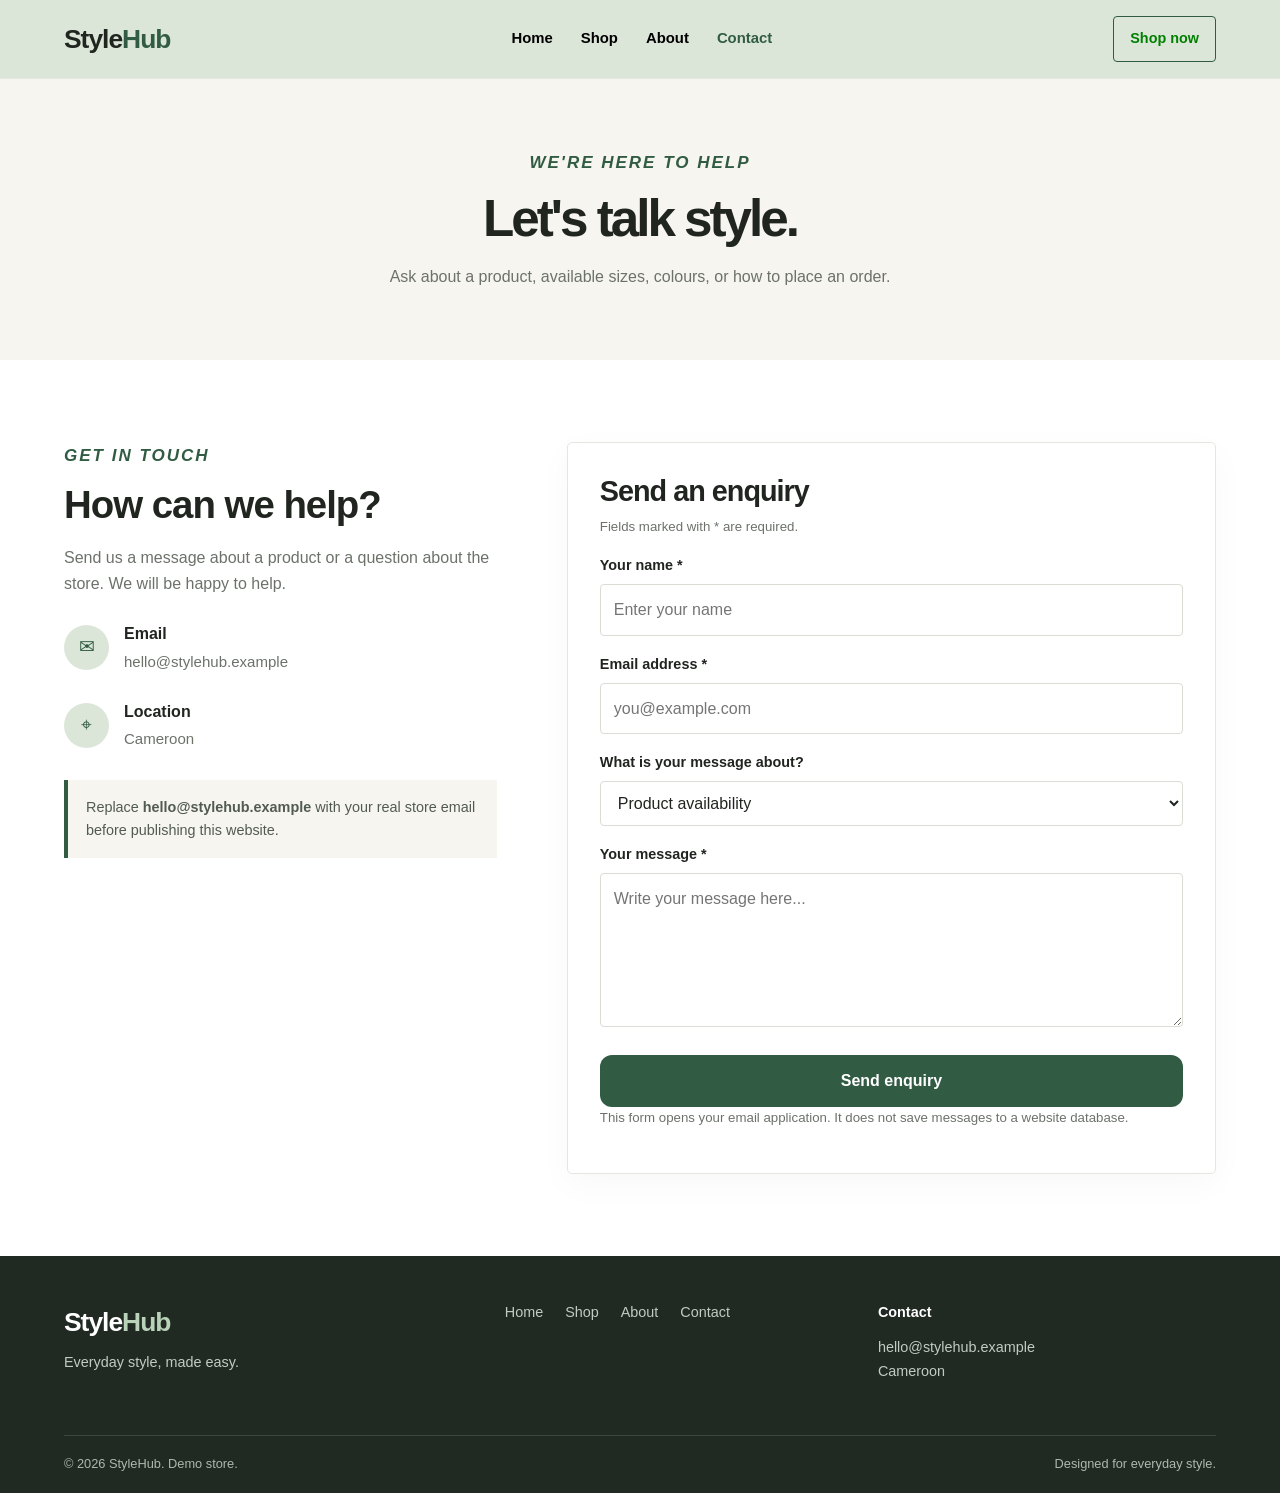
<file: contact.html>
<!DOCTYPE html>
<html lang="en">
<head>
    <meta charset="UTF-8">
    <meta name="viewport" content="width=device-width, initial-scale=1.0">
    <title>Contact | StyleHub</title>
    <link rel="stylesheet" href="style.css">
</head>
<body>
    <header class="site-header">
        <div class="container nav-wrap">
            <a class="logo" href="index.html">Style<span>Hub</span></a>
            <nav aria-label="Main navigation">
                <a href="index.html">Home</a><a href="shop.html">Shop</a><a href="about.html">About</a><a class="active" href="contact.html">Contact</a>
            </nav>
            <a class="nav-button" href="shop.html">Shop now</a>
        </div>
    </header>

    <main>
        <section class="page-banner">
            <div class="container"><p class="eyebrow">WE'RE HERE TO HELP</p><h1>Let's talk style.</h1><p>Ask about a product, available sizes, colours, or how to place an order.</p></div>
        </section>
        <section class="section container contact-grid">
            <div class="contact-copy">
                <p class="eyebrow">GET IN TOUCH</p><h2>How can we help?</h2>
                <p>Send us a message about a product or a question about the store. We will be happy to help.</p>
                <div class="contact-detail"><span class="detail-icon">✉</span><div><strong>Email</strong><a href="mailto:hello@stylehub.example">hello@stylehub.example</a></div></div>
                <div class="contact-detail"><span class="detail-icon">⌖</span><div><strong>Location</strong><span>Cameroon</span></div></div>
                <p class="notice">Replace <strong>hello@stylehub.example</strong> with your real store email before publishing this website.</p>
            </div>
            <form class="contact-form" action="mailto:hello@stylehub.example" method="post" enctype="text/plain">
                <h2>Send an enquiry</h2>
                <p class="form-note">Fields marked with * are required.</p>
                <label for="name">Your name *</label>
                <input type="text" id="name" name="Name" placeholder="Enter your name" required>
                <label for="email">Email address *</label>
                <input type="email" id="email" name="Email" placeholder="you@example.com" required>
                <label for="subject">What is your message about?</label>
                <select id="subject" name="Subject">
                    <option>Product availability</option><option>Clothing size or colour</option><option>Order enquiry</option><option>Other question</option>
                </select>
                <label for="message">Your message *</label>
                <textarea id="message" name="Message" rows="5" placeholder="Write your message here..." required></textarea>
                <button class="button button-dark form-button" type="submit">Send enquiry</button>
                <p class="form-note">This form opens your email application. It does not save messages to a website database.</p>
            </form>
        </section>
    </main>

    <footer class="site-footer">
        <div class="container footer-main"><div><a class="logo logo-light" href="index.html">Style<span>Hub</span></a><p>Everyday style, made easy.</p></div><div class="footer-links"><a href="index.html">Home</a><a href="shop.html">Shop</a><a href="about.html">About</a><a href="contact.html">Contact</a></div><div><p class="footer-title">Contact</p><a href="mailto:hello@stylehub.example">hello@stylehub.example</a><p>Cameroon</p></div></div>
        <div class="container footer-bottom"><span>© 2026 StyleHub. Demo store.</span><span>Designed for everyday style.</span></div>
    </footer>
</body>
</html>
</file>
<file: style.css>
/* =========================
   1. BASIC SETTINGS
   ========================= */
:root {
    --ink: #20251f;
    --muted: #6c726a;
    --green: #315c43;
    --green-dark: #234331;
    --cream: #f6f5ef;
    --paper: #ffffff;
    --line: #e5e7df;
    --accent: #dce6d8;
}

* {
    box-sizing: border-box;
}

html {
    scroll-behavior: smooth;
}

body {
    margin: 0;
    font-family: Arial, Helvetica, sans-serif;
    color: var(--ink);
    background: var(--paper);
    line-height: 1.6;
}

img {
    display: block;
    width: 100%;
}

a {
    color: inherit;
    text-decoration: none;
}

button,
input,
select,
textarea {
    font: inherit;
}

.container {
    width: min(1160px, 90%);
    margin: 0 auto;
}

.section {
    padding-top: 82px;
    padding-bottom: 82px;
}

h1,
h2,
h3,
p {
    margin-top: 0;
}

h1,
h2,
h3 {
    line-height: 1.15;
}

h1 {
    font-size: 40px;
    letter-spacing: -3px;
}

h2 {
    font-size: clamp(1.9rem, 3vw, 2.8rem);
    letter-spacing: -1px;
    margin-bottom: 18px;
}

h3 {
    font-size: 1.12rem;
}

.eyebrow {
    color: var(--green);
    font-size: 17px;
    font-weight: 700;
    letter-spacing: 2px;
    margin-bottom: 14px; 
    font-style: italic; 
}

.button {
    display: inline-flex;
    align-items: center;
    justify-content: center;
    gap: 6px;
    min-height: 48px;
    padding: 13px 22px;
    border: 0;
    border-radius: 12px;
    font-weight: 700;
    cursor: pointer;
    transition: transform 0.2s ease, background 0.2s ease;
}

.button:hover {
    transform: translateY(-2px);
}

.button-dark {
    color: #ffffff;
    background: var(--green);
}

.button-dark:hover {
    background: var(--green-dark);
}

.button-light {
    color: var(--ink);
    background: #ffffff;
}

.text-link {
    color: var(--green);
    font-weight: 700;
}

.text-link span {
    margin-left: 5px;
}

.small-link {
    color: var(--green);
    font-size: 0.88rem;
    font-weight: 700;
}

/* =========================
   2. HEADER AND NAVIGATION
   ========================= */
.site-header {
    background: var(--accent); 
    border-bottom: 1px solid var(--line); 
}

.nav-wrap {
    display: flex;
    align-items: center;
    justify-content: space-between;
    min-height: 78px;
    gap: 24px;
}

.logo {
    color: var(--ink);
    font-size: 1.65rem;
    font-weight: 800;
    letter-spacing: -1px;
}

.logo span {
    color: var(--green);
}

nav {
    display: flex;
    align-items: center;
    gap: 28px; 
}

nav a {
    color: black;
    font-size: 0.93rem;
    font-weight: 600;
}

nav a:hover,
nav a.active {
    color: var(--green);
}

.nav-button {
    padding: 10px 16px;
    border: 1px solid var(--green);
    border-radius: 4px;
    color: green;
    font-size: 0.9rem;
    font-weight: 700;
}

.nav-button:hover {
    color: #ffffff;
    background: var(--green);
}

/* =========================
   3. HOME PAGE HERO
   ========================= */
.hero {
    background: var(--cream);
    padding: 58px 0 66px;
}

.hero-grid {
    display: grid;
    grid-template-columns: 1fr 0.92fr;
    align-items: center;
    gap: 65px;
}

.hero-copy h1 {
    margin-bottom: 22px;
}

.hero-copy h1 span {
    color: var(--green);
}

.hero-text {
    max-width: 520px;
    color: var(--muted);
    font-size: 17px; 
    margin-bottom: 28px; 
    letter-spacing: -1px; 
    font-style: italic; 
}

.button-row {
    display: flex;
    align-items: center;
    flex-wrap: wrap;
    gap: 24px;
}

.hero-note {
    display: flex;
    align-items: center;
    gap: 10px;
    margin-top: 32px;
    color: var(--muted);
    font-size: 0.9rem;
}

.note-mark {
    display: grid;
    place-items: center;
    width: 25px;
    height: 25px;
    border-radius: 50%;
    color: var(--green);
    background: var(--accent);
    font-weight: 700;
}

.hero-image-wrap {
    position: relative;
}

.hero-image {
    height: 480px;
    object-fit: cover;
    border-radius: 6px;
}

.image-label {
    position: absolute;
    right: -18px;
    bottom: 24px;
    display: flex;
    flex-direction: column;
    gap: 4px;
    max-width: 230px;
    padding: 17px 20px;
    background: #ffffff;
   box-shadow: #e2e9e1; 
    border-radius: 20px; 

}

.image-label span {
    color: var(--muted);
    font-size: 14px;
}

/* =========================
   4. SECTION HEADINGS
   ========================= */
.section-heading,
.shop-intro {
    display: flex;
    align-items: end;
    justify-content: space-between;
    gap: 25px;
    margin-bottom: 30px;
}

.section-heading h2,
.shop-intro h2 {
    margin-bottom: 0;
}

/* =========================
   5. CATEGORY CARDS
   ========================= */
.category-grid {
    display: grid;
    grid-template-columns: repeat(4, 1fr);
    gap: 18px;
}

.category-card {
    position: relative;
    min-height: 300px;
    overflow: hidden;
    border-radius: 5px;
    background: var(--cream);
}

.category-card img {
    height: 300px;
    object-fit: cover;
    transition: transform 0.4s ease;
}

.category-card:hover img {
    transform: scale(1.05);
}

.category-overlay {
    position: absolute;
    right: 0;
    bottom: 0;
    left: 0;
    display: flex;
    flex-direction: column;
    gap: 4px;
    padding: 40px 18px 18px;
    color: #ffffff;
    background: linear-gradient(transparent, #111a14d9);
}

.category-overlay strong {
    font-size: 1.3rem;
}

.category-overlay small {
    font-size: 0.85rem;
}

/* =========================
   6. PRODUCT CARDS
   ========================= */
.featured-section {
    background: #fafaf7;
}

.product-grid {
    display: grid;
    grid-template-columns: repeat(4, minmax(0, 1fr));
    gap: 22px;
}

.product-card {
    min-width: 0;
    background: #ffffff;
    border: 1px solid var(--line);
    border-radius: 5px;
    overflow: hidden;
}

.product-image {
    display: block;
    overflow: hidden;
    background: var(--cream);
}

.product-image img {
    height: 260px;
    object-fit: cover;
    transition: transform 0.35s ease;
}

.product-image:hover img {
    transform: scale(1.04);
}

.product-info {
    padding: 18px;
}

.product-category {
    color: var(--green);
    font-size: 0.7rem;
    font-weight: 700;
    letter-spacing: 1.5px;
    margin-bottom: 8px;
}

.product-info h3 {
    margin-bottom: 10px;
}

.product-description {
    min-height: 45px;
    color: var(--muted);
    font-size: 0.9rem;
}

.product-bottom {
    display: flex;
    align-items: center;
    justify-content: space-between;
    gap: 10px;
    padding-top: 12px;
    border-top: 1px solid var(--line);
}

.price {
    font-size: 0.95rem;
    font-weight: 700;
}

/* =========================
   7. PROMISE STRIP
   ========================= */
.promise-section {
    padding: 55px 0;
    background: var(--accent);
}

.promise-grid {
    display: grid;
    grid-template-columns: repeat(3, 1fr);
    gap: 38px;
}

.promise-grid > div {
    padding-right: 22px;
}

.promise-icon {
    display: inline-block;
    margin-bottom: 12px;
    color: var(--green);
    font-size: 1.65rem;
    font-weight: 700;
}

.promise-grid h3 {
    margin-bottom: 8px;
}

.promise-grid p {
    margin-bottom: 0;
    color: #5d675d;
    font-size: 0.94rem;
}

/* =========================
   8. BOTTOM CALL TO ACTION
   ========================= */
.newsletter-section {
    padding: 70px 0;
}

.newsletter-box {
    display: flex;
    align-items: center;
    justify-content: space-between;
    gap: 35px;
    padding: 44px;
    border-radius: 6px;
    color: #ffffff;
    background: var(--green);
}

.newsletter-box .eyebrow {
    color: #d7e4d6;
}

.newsletter-box h2 {
    max-width: 570px;
    margin-bottom: 12px;
}

.newsletter-box p:not(.eyebrow) {
    max-width: 580px;
    margin-bottom: 0;
    color: #e2e9e1;
}

/* =========================
   9. INNER PAGE BANNER
   ========================= */
.page-banner {
    padding: 70px 0;
    background: var(--cream);
    text-align: center;
}

.page-banner h1 {
    margin-bottom: 15px;
    font-size: clamp(2.3rem, 4vw, 3.8rem);
}

.page-banner p:not(.eyebrow) {
    max-width: 650px;
    margin: 0 auto;
    color: var(--muted);
}

/* =========================
   10. SHOP PAGE
   ========================= */
.shop-intro > p {
    max-width: 390px;
    margin-bottom: 0;
    color: var(--muted);
    font-size: 0.94rem;
}

.category-pills {
    display: flex;
    flex-wrap: wrap;
    gap: 10px;
    margin-bottom: 30px;
}

.category-pills a {
    padding: 9px 15px;
    border: 1px solid var(--line);
    border-radius: 30px;
    color: var(--green);
    background: #ffffff;
    font-size: 0.9rem;
    font-weight: 700;
}

.category-pills a:hover {
    color: #ffffff;
    border-color: var(--green);
    background: var(--green);
}

.shop-grid {
    row-gap: 25px;
}

.notice {
    margin-top: 28px;
    padding: 16px 18px;
    border-left: 4px solid var(--green);
    color: #525b51;
    background: var(--cream);
    font-size: 0.9rem;
}

/* =========================
   11. ABOUT PAGE
   ========================= */
.story-grid {
    display: grid;
    grid-template-columns: 1fr 1fr;
    align-items: center;
    gap: 65px;
}

.story-image img {
    height: 520px;
    object-fit: cover;
    border-radius: 5px;
}

.story-copy > p:not(.eyebrow) {
    color: var(--muted);
    margin-bottom: 18px;
}

.story-copy .button {
    margin-top: 8px;
}

.center-cta {
    text-align: center;
}

.center-cta > p:not(.eyebrow) {
    color: var(--muted);
    margin-bottom: 24px;
}

/* =========================
   12. CONTACT PAGE
   ========================= */
.contact-grid {
    display: grid;
    grid-template-columns: 0.8fr 1.2fr;
    align-items: start;
    gap: 70px;
}

.contact-copy > p:not(.eyebrow):not(.notice) {
    color: var(--muted);
}

.contact-detail {
    display: flex;
    align-items: center;
    gap: 15px;
    margin-top: 25px;
}

.detail-icon {
    display: grid;
    place-items: center;
    flex-shrink: 0;
    width: 45px;
    height: 45px;
    border-radius: 50%;
    color: var(--green);
    background: var(--accent);
    font-size: 1.2rem;
}

.contact-detail div {
    display: flex;
    flex-direction: column;
    gap: 3px;
}

.contact-detail div span,
.contact-detail div a {
    color: var(--muted);
    font-size: 0.94rem;
}

.contact-form {
    padding: 32px;
    border: 1px solid var(--line);
    border-radius: 5px;
    background: #ffffff;
    box-shadow: 0 10px 35px #20251f08;
}

.contact-form h2 {
    margin-bottom: 8px;
    font-size: 1.8rem;
}

.form-note {
    color: var(--muted);
    font-size: 0.83rem;
}

.contact-form label {
    display: block;
    margin: 17px 0 7px;
    font-size: 0.9rem;
    font-weight: 700;
}

.contact-form input,
.contact-form select,
.contact-form textarea {
    width: 100%;
    padding: 12px 13px;
    border: 1px solid #d9ddd5;
    border-radius: 4px;
    color: var(--ink);
    background: #ffffff;
}

.contact-form input:focus,
.contact-form select:focus,
.contact-form textarea:focus {
    outline: 2px solid #9ab69d;
    border-color: var(--green);
}

.contact-form textarea {
    resize: vertical;
}

.form-button {
    width: 100%;
    margin-top: 20px;
}

/* =========================
   13. FOOTER
   ========================= */
.site-footer {
    padding-top: 45px;
    color: #e9eee8;
    background: #202a22;
}

.footer-main {
    display: grid;
    grid-template-columns: 1.2fr 1fr 1fr;
    gap: 35px;
    padding-bottom: 38px;
}

.logo-light {
    color: #ffffff;
}

.logo-light span {
    color: #b9d2b9;
}

.footer-main p,
.footer-main a:not(.logo) {
    color: #c2cbc1;
    font-size: 0.9rem;
}

.footer-main > div:first-child p {
    margin-top: 8px;
}

.footer-links {
    display: flex;
    flex-wrap: wrap;
    align-content: start;
    gap: 12px 22px;
}

.footer-title {
    margin-bottom: 10px;
    color: #ffffff !important;
    font-weight: 700;
}

.footer-bottom {
    display: flex;
    justify-content: space-between;
    gap: 20px;
    padding-top: 18px;
    padding-bottom: 18px;
    border-top: 1px solid #ffffff20;
    color: #aeb8ad;
    font-size: 0.8rem;
}

/* =========================
   14. RESPONSIVE DESIGN
   ========================= */
@media (max-width: 900px) {
    .hero-grid,
    .story-grid {
        grid-template-columns: 1fr 1fr;
        gap: 30px;
    }

    .hero-image {
        height: 410px;
    }

    .category-grid {
        grid-template-columns: repeat(2, 1fr);
    }

    .product-grid {
        grid-template-columns: repeat(2, minmax(0, 1fr));
    }

    .contact-grid {
        grid-template-columns: 1fr 1fr;
        gap: 30px;
    }

    nav {
        gap: 15px;
    }

    .nav-button {
        display: none;
    }
}

@media (max-width: 620px) {
    .container {
        width: min(100% - 32px, 500px);
    }

    .section {
        padding-top: 55px;
        padding-bottom: 55px;
    }

    .nav-wrap {
        flex-wrap: wrap;
        justify-content: center;
        padding-top: 15px;
        padding-bottom: 15px;
        gap: 12px 20px;
    }

    .logo {
        width: 100%;
        text-align: center;
    }

    nav {
        justify-content: center;
        flex-wrap: wrap;
        gap: 10px 18px;
    }

    nav a {
        font-size: 0.88rem;
    }

    .hero {
        padding: 42px 0 48px;
    }

    .hero-grid,
    .story-grid,
    .contact-grid {
        grid-template-columns: 1fr;
    }

    .hero-copy h1 {
        font-size: 2.8rem;
    }

    .hero-image {
        height: 340px;
    }

    .image-label {
        right: 10px;
        bottom: 10px;
    }

    .section-heading,
    .shop-intro {
        align-items: flex-start;
        flex-direction: column;
    }

    .category-grid {
        gap: 12px;
    }

    .category-card,
    .category-card img {
        min-height: 220px;
        height: 220px;
    }

    .product-grid {
        gap: 13px;
    }

    .product-image img {
        height: 190px;
    }

    .product-info {
        padding: 12px;
    }

    .product-info h3 {
        font-size: 0.98rem;
    }

    .product-bottom {
        align-items: flex-start;
        flex-direction: column;
    }

    .promise-grid {
        grid-template-columns: 1fr;
        gap: 28px;
    }

    .newsletter-box {
        align-items: flex-start;
        flex-direction: column;
        padding: 28px 22px;
    }

    .story-image img {
        height: 330px;
    }

    .contact-form {
        padding: 22px 18px;
    }

    .footer-main {
        grid-template-columns: 1fr;
        gap: 25px;
    }

    .footer-bottom {
        flex-direction: column;
        gap: 6px;
    }
}
</file>
